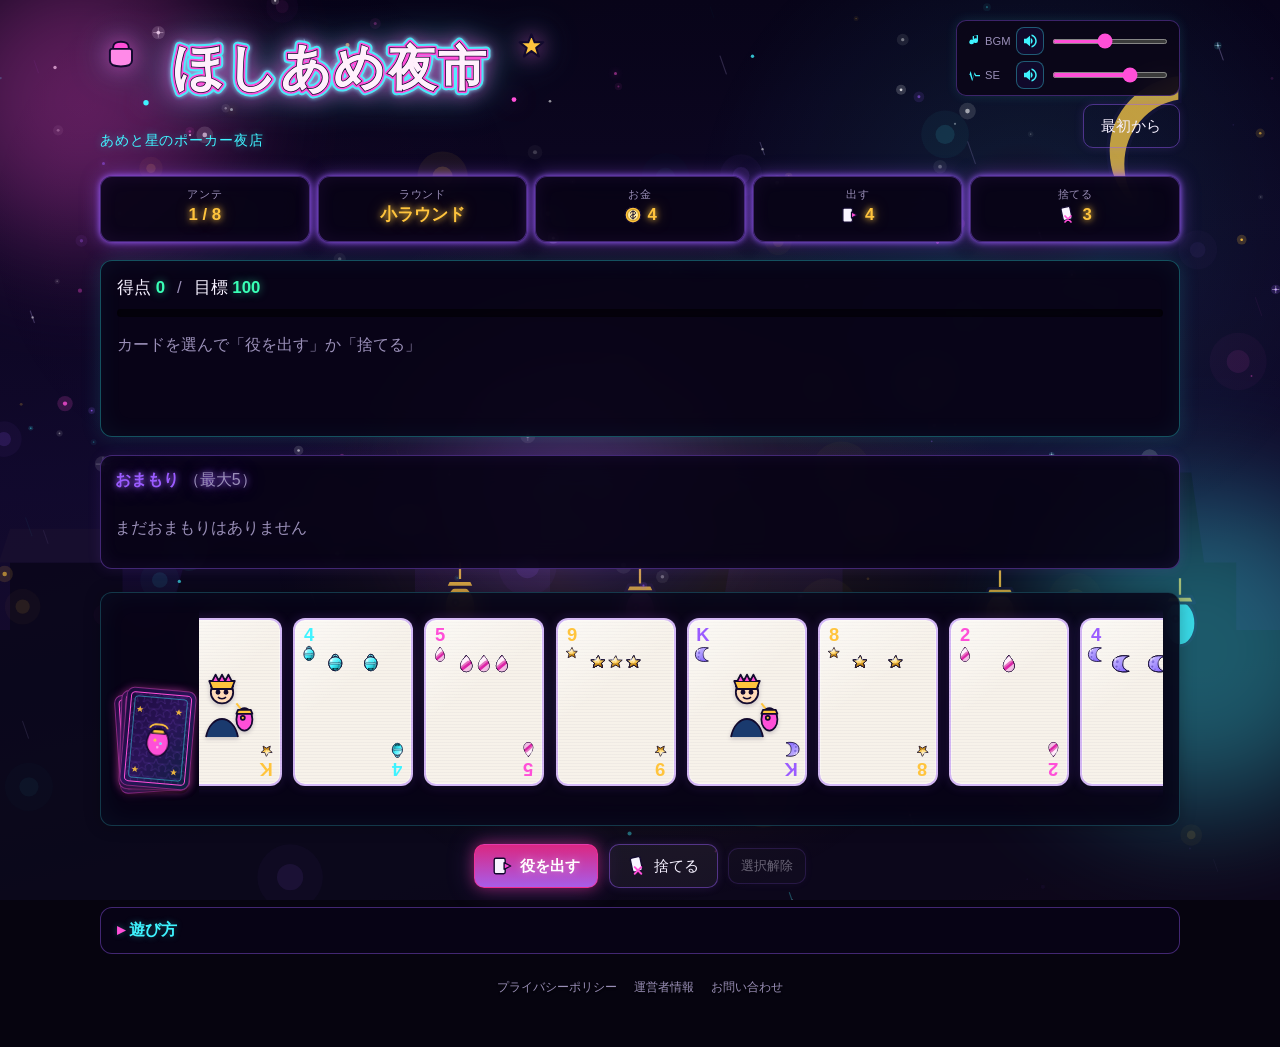
<file: index.html>
<!DOCTYPE html>
<html lang="ja">
<head>
  <meta charset="UTF-8" />
  <meta name="viewport" content="width=device-width, initial-scale=1" />
  <title>ほしあめ夜市</title>
  <link rel="icon" href="assets/logo.svg" type="image/svg+xml" />
  <link rel="stylesheet" href="style.css" />
  <script src="ads-config.js"></script>
  <script src="ads.js"></script>
</head>
<body>
  <div class="sky" aria-hidden="true">
    <img class="sky-art" src="assets/bg.svg" alt="" />
    <canvas id="bg-canvas" class="bg-canvas" aria-hidden="true"></canvas>
    <div class="sky-neon sky-neon-a"></div>
    <div class="sky-neon sky-neon-b"></div>
    <div class="sky-neon sky-neon-c"></div>
    <div class="sky-sparkles">
      <span class="sparkle s1"></span>
      <span class="sparkle s2"></span>
      <span class="sparkle s3"></span>
      <span class="sparkle s4"></span>
      <span class="sparkle s5"></span>
      <span class="sparkle s6"></span>
    </div>
    <div class="sky-lanterns">
      <span class="lantern-float l1"></span>
      <span class="lantern-float l2"></span>
      <span class="lantern-float l3"></span>
    </div>
    <div class="sky-stars">
      <span class="shooting-star ss1"></span>
      <span class="shooting-star ss2"></span>
    </div>
  </div>

  <div id="fx-layer" class="fx-layer" aria-hidden="true"></div>
  <canvas id="fx-canvas" class="fx-canvas" aria-hidden="true"></canvas>

  <header class="top">
    <div class="brand">
      <h1 class="neon-sign visually-hidden" data-text="ほしあめ夜市">ほしあめ夜市</h1>
      <img class="brand-logo" src="assets/logo.svg" alt="ほしあめ夜市" width="460" height="105" />
      <p class="tagline">あめと星のポーカー夜店</p>
    </div>
    <div class="top-actions">
      <div id="audio-controls-slot"></div>
      <button type="button" class="btn ghost neon-pulse" id="btn-restart">最初から</button>
    </div>
  </header>

  <main class="layout">
    <section class="hud" aria-label="状況">
      <div class="stat">
        <span class="label">アンテ</span>
        <span class="value"><span id="ante">1</span> / 8</span>
      </div>
      <div class="stat">
        <span class="label">ラウンド</span>
        <span class="value" id="round-type">小ラウンド</span>
      </div>
      <div class="stat">
        <span class="label">お金</span>
        <span class="value" id="money">0</span>
      </div>
      <div class="stat">
        <span class="label">出す</span>
        <span class="value" id="plays">4</span>
      </div>
      <div class="stat">
        <span class="label">捨てる</span>
        <span class="value" id="discards">3</span>
      </div>
    </section>

    <section class="scoreboard" aria-label="得点" id="scoreboard">
      <div class="score-row">
        <span>得点 <strong id="score">0</strong></span>
        <span class="sep">/</span>
        <span>目標 <strong id="target">100</strong></span>
      </div>
      <div class="bar-track" aria-hidden="true">
        <div class="bar-fill" id="score-bar"></div>
      </div>
      <div id="breakdown" class="breakdown"></div>
      <p id="preview" class="preview"></p>
      <p id="status-msg" class="status-msg" role="status"></p>
    </section>

    <section class="omamori-panel" aria-label="おまもり">
      <h2>おまもり <span class="muted">（最大5）</span></h2>
      <div id="omamori-list" class="omamori-list"></div>
    </section>

    <div class="table-area">
      <div id="deck-pile" class="deck-pile" aria-hidden="true">
        <div class="deck-card"></div>
        <div class="deck-card"></div>
        <div class="deck-card"></div>
      </div>
      <section id="hand" class="hand" aria-label="手札"></section>
    </div>

    <section id="shop" class="shop" hidden aria-label="ショップ"></section>

    <section id="actions" class="actions">
      <button type="button" class="btn primary neon-pulse" id="btn-play">
        <img class="btn-icon" src="assets/ui/play.svg" alt="" draggable="false" />
        役を出す
      </button>
      <button type="button" class="btn neon-pulse" id="btn-discard">
        <img class="btn-icon" src="assets/ui/discard.svg" alt="" draggable="false" />
        捨てる
      </button>
      <button type="button" class="btn tiny" id="btn-deselect" hidden disabled>
        選択解除
      </button>
    </section>

    <details class="howto">
      <summary>遊び方</summary>
      <div class="howto-body">
        <p>52枚の山札から手札8枚が配られます。最大5枚まで選んで<strong>役を出す</strong>か、いらないカードを<strong>捨てる</strong>ことができます。</p>
        <p>得点は <code>(役の基本チップ + 役を構成するカードのランク値) × 倍率</code> です。おまもりがあるとチップや倍率がさらに増えます。</p>
        <p>各ラウンドには目標スコアがあり、出す回数（4）と捨てる回数（3）の制限内に到達すればクリア。届かなければゲームオーバーです。</p>
        <p>1アンテは小・大・ボスの3ラウンド。アンテが上がるほど目標も上がります。アンテ8のボスまでクリアすると勝利です。</p>
        <p>クリア後はお金をもらい、夜市ショップでおまもりを買えます（所持上限5・売却可・リロール有料）。</p>
        <p>スートは
          <span class="suit-chip"><img src="assets/suit-ame.svg" alt="" />飴</span>
          <span class="suit-chip"><img src="assets/suit-hoshi.svg" alt="" />星</span>
          <span class="suit-chip"><img src="assets/suit-suzu.svg" alt="" />鈴</span>
          <span class="suit-chip"><img src="assets/suit-tsuki.svg" alt="" />月</span>
          、ランクは 2〜A です。</p>
        <h3>役一覧（基本チップ × 倍率）</h3>
        <ul>
          <li>ハイカード … 5 × 1</li>
          <li>ワンペア … 10 × 2</li>
          <li>ツーペア … 20 × 2</li>
          <li>スリーカード … 30 × 3</li>
          <li>ストレート … 30 × 4</li>
          <li>フラッシュ … 35 × 4</li>
          <li>フルハウス … 40 × 4</li>
          <li>フォーカード … 60 × 7</li>
          <li>ストレートフラッシュ … 100 × 8</li>
        </ul>
      </div>
    </details>

    <footer class="site-footer">
      <nav aria-label="サイト情報">
        <a href="privacy.html">プライバシーポリシー</a>
        <a href="operator.html">運営者情報</a>
        <a href="contact.html">お問い合わせ</a>
      </nav>
    </footer>
  </main>

  <div id="round-banner" class="round-banner" hidden aria-hidden="true">
    <div class="round-banner-inner">
      <span class="round-banner-label" id="round-banner-text">ラウンドクリア！</span>
    </div>
  </div>

  <div id="overlay" class="overlay" hidden>
    <div class="overlay-card">
      <h2 id="overlay-title">結果</h2>
      <p id="overlay-msg"></p>
      <button type="button" class="btn primary neon-pulse" id="btn-restart-overlay">もう一度遊ぶ</button>
    </div>
  </div>

  <script src="audio.js"></script>
  <script src="bg-fx.js"></script>
  <script src="game.js"></script>
</body>
</html>
</file>
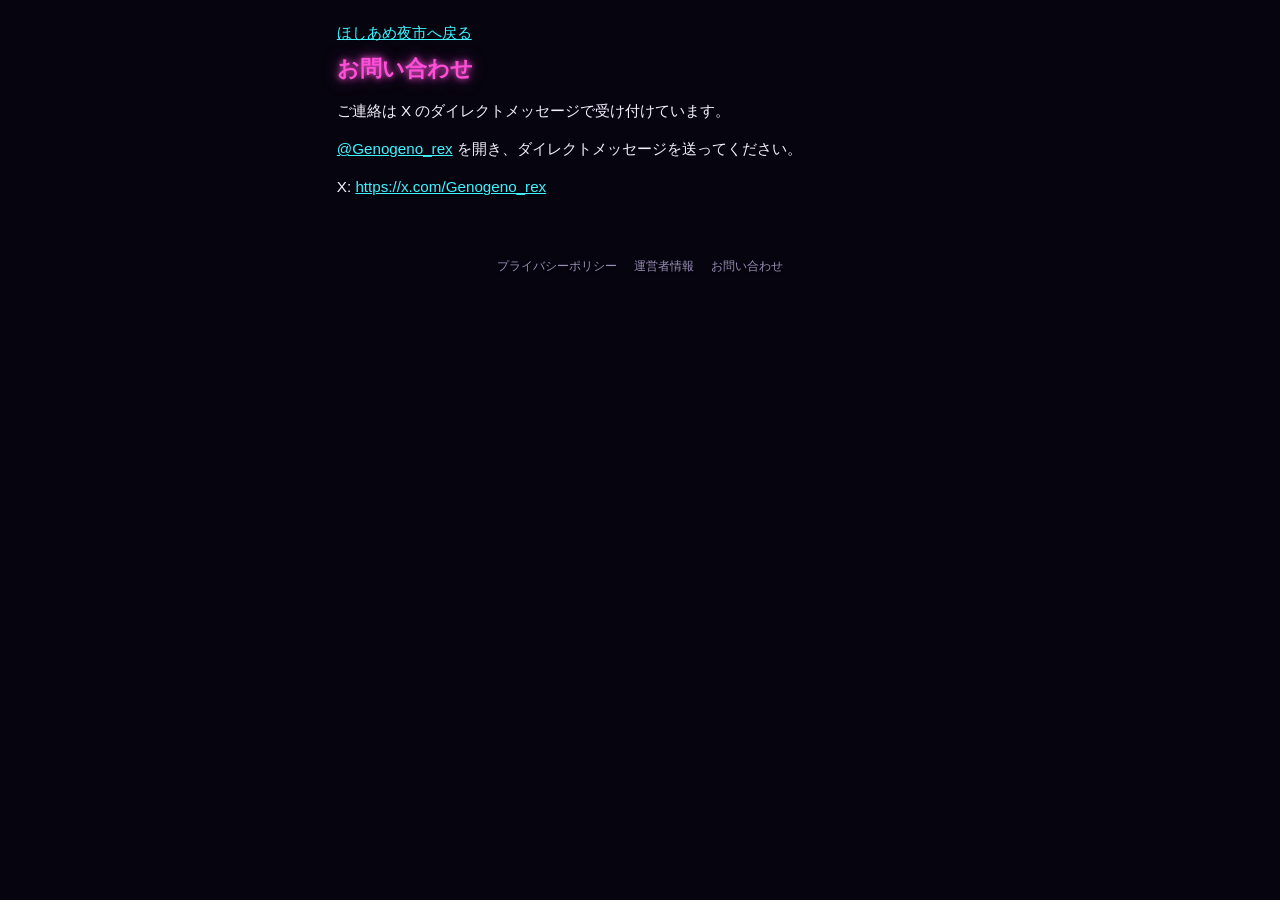
<file: contact.html>
<!DOCTYPE html>
<html lang="ja">
<head>
  <meta charset="UTF-8" />
  <meta name="viewport" content="width=device-width, initial-scale=1" />
  <title>お問い合わせ — ほしあめ夜市</title>
  <link rel="icon" href="assets/logo.svg" type="image/svg+xml" />
  <link rel="stylesheet" href="style.css" />
  <script src="ads-config.js"></script>
  <script src="ads.js"></script>
</head>
<body class="doc-page">
  <main class="doc">
    <p class="doc-back"><a href="index.html">ほしあめ夜市へ戻る</a></p>
    <h1>お問い合わせ</h1>
    <p>ご連絡は X のダイレクトメッセージで受け付けています。</p>
    <p><a href="https://x.com/Genogeno_rex" rel="noopener noreferrer" target="_blank">@Genogeno_rex</a> を開き、ダイレクトメッセージを送ってください。</p>
    <p>X: <a href="https://x.com/Genogeno_rex" rel="noopener noreferrer" target="_blank">https://x.com/Genogeno_rex</a></p>
  </main>
  <footer class="site-footer">
    <nav aria-label="サイト情報">
      <a href="privacy.html">プライバシーポリシー</a>
      <a href="operator.html">運営者情報</a>
      <a href="contact.html">お問い合わせ</a>
    </nav>
  </footer>
</body>
</html>
</file>
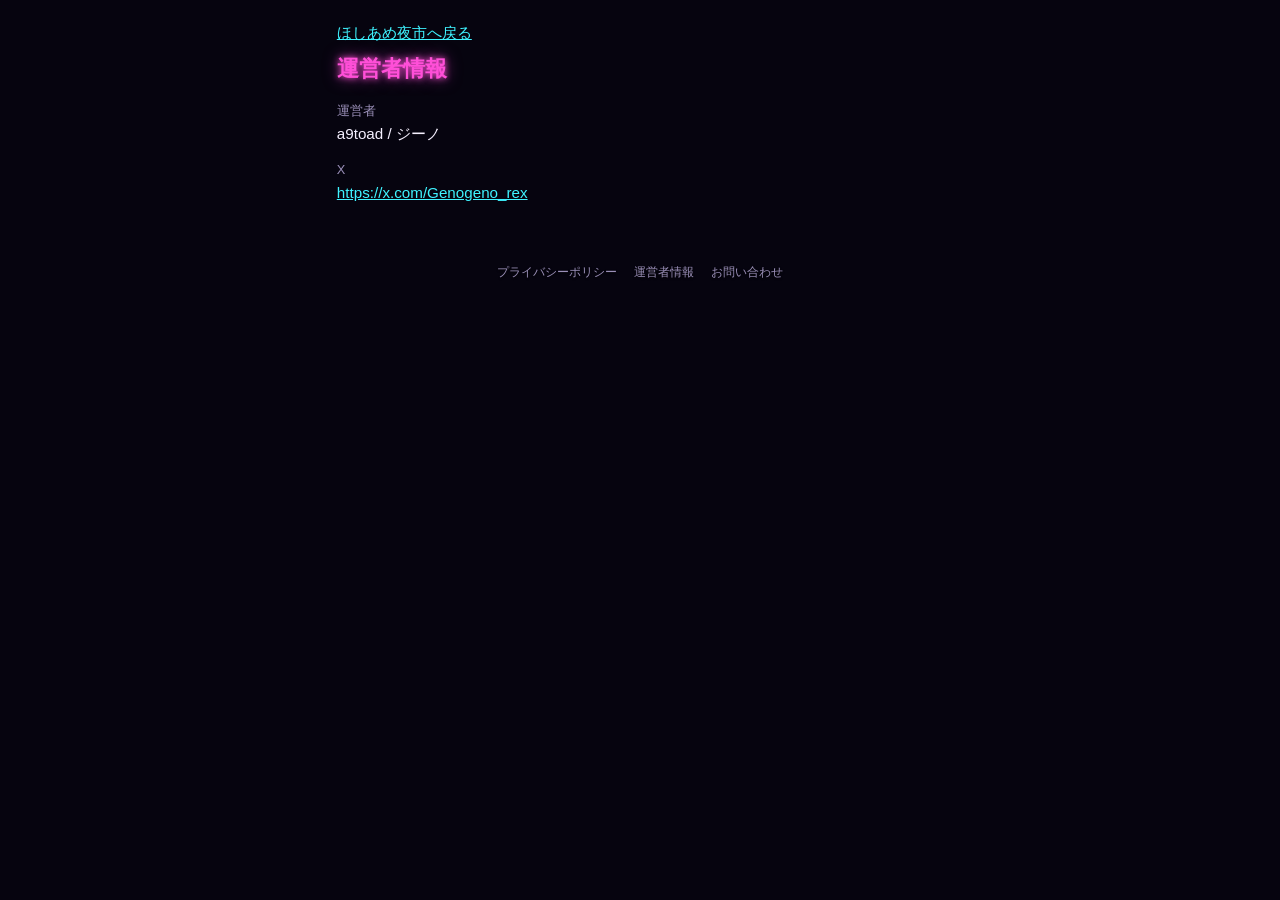
<file: operator.html>
<!DOCTYPE html>
<html lang="ja">
<head>
  <meta charset="UTF-8" />
  <meta name="viewport" content="width=device-width, initial-scale=1" />
  <title>運営者情報 — ほしあめ夜市</title>
  <link rel="icon" href="assets/logo.svg" type="image/svg+xml" />
  <link rel="stylesheet" href="style.css" />
  <script src="ads-config.js"></script>
  <script src="ads.js"></script>
</head>
<body class="doc-page">
  <main class="doc">
    <p class="doc-back"><a href="index.html">ほしあめ夜市へ戻る</a></p>
    <h1>運営者情報</h1>
    <dl>
      <dt>運営者</dt>
      <dd>a9toad / ジーノ</dd>
      <dt>X</dt>
      <dd><a href="https://x.com/Genogeno_rex" rel="noopener noreferrer" target="_blank">https://x.com/Genogeno_rex</a></dd>
    </dl>
  </main>
  <footer class="site-footer">
    <nav aria-label="サイト情報">
      <a href="privacy.html">プライバシーポリシー</a>
      <a href="operator.html">運営者情報</a>
      <a href="contact.html">お問い合わせ</a>
    </nav>
  </footer>
</body>
</html>
</file>
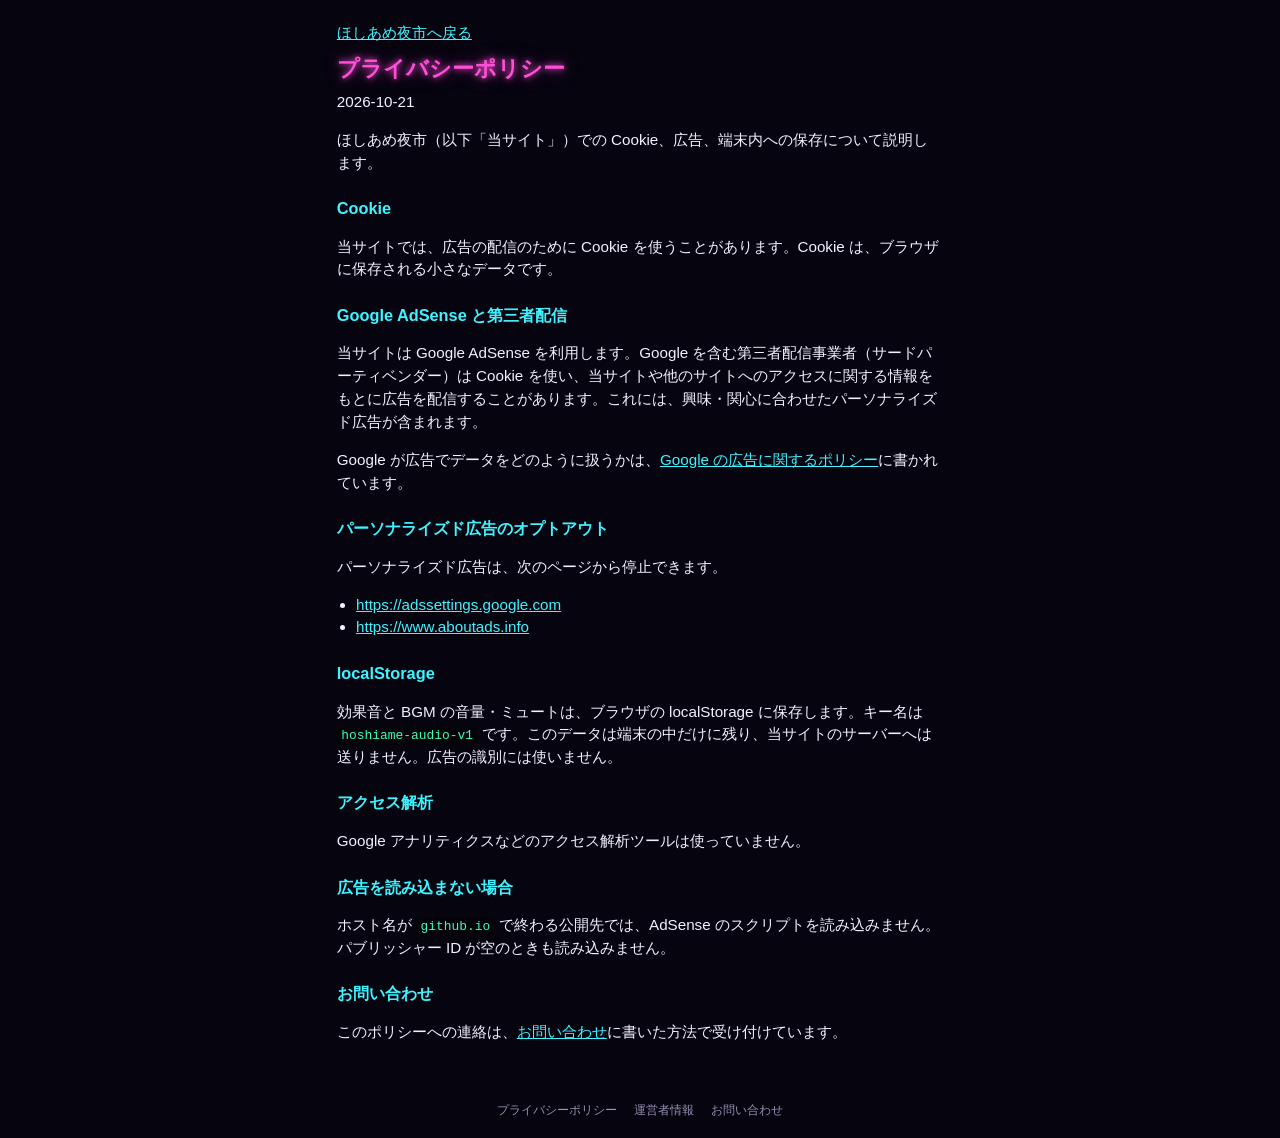
<file: privacy.html>
<!DOCTYPE html>
<html lang="ja">
<head>
  <meta charset="UTF-8" />
  <meta name="viewport" content="width=device-width, initial-scale=1" />
  <title>プライバシーポリシー — ほしあめ夜市</title>
  <link rel="icon" href="assets/logo.svg" type="image/svg+xml" />
  <link rel="stylesheet" href="style.css" />
  <script src="ads-config.js"></script>
  <script src="ads.js"></script>
</head>
<body class="doc-page">
  <main class="doc">
    <p class="doc-back"><a href="index.html">ほしあめ夜市へ戻る</a></p>
    <h1>プライバシーポリシー</h1>
    <p class="doc-meta">2026-10-21</p>
    <p>ほしあめ夜市（以下「当サイト」）での Cookie、広告、端末内への保存について説明します。</p>

    <h2>Cookie</h2>
    <p>当サイトでは、広告の配信のために Cookie を使うことがあります。Cookie は、ブラウザに保存される小さなデータです。</p>

    <h2>Google AdSense と第三者配信</h2>
    <p>当サイトは Google AdSense を利用します。Google を含む第三者配信事業者（サードパーティベンダー）は Cookie を使い、当サイトや他のサイトへのアクセスに関する情報をもとに広告を配信することがあります。これには、興味・関心に合わせたパーソナライズド広告が含まれます。</p>
    <p>Google が広告でデータをどのように扱うかは、<a href="https://policies.google.com/technologies/ads" rel="noopener noreferrer" target="_blank">Google の広告に関するポリシー</a>に書かれています。</p>

    <h2>パーソナライズド広告のオプトアウト</h2>
    <p>パーソナライズド広告は、次のページから停止できます。</p>
    <ul>
      <li><a href="https://adssettings.google.com" rel="noopener noreferrer" target="_blank">https://adssettings.google.com</a></li>
      <li><a href="https://www.aboutads.info" rel="noopener noreferrer" target="_blank">https://www.aboutads.info</a></li>
    </ul>

    <h2>localStorage</h2>
    <p>効果音と BGM の音量・ミュートは、ブラウザの localStorage に保存します。キー名は <code>hoshiame-audio-v1</code> です。このデータは端末の中だけに残り、当サイトのサーバーへは送りません。広告の識別には使いません。</p>

    <h2>アクセス解析</h2>
    <p>Google アナリティクスなどのアクセス解析ツールは使っていません。</p>

    <h2>広告を読み込まない場合</h2>
    <p>ホスト名が <code>github.io</code> で終わる公開先では、AdSense のスクリプトを読み込みません。パブリッシャー ID が空のときも読み込みません。</p>

    <h2>お問い合わせ</h2>
    <p>このポリシーへの連絡は、<a href="contact.html">お問い合わせ</a>に書いた方法で受け付けています。</p>
  </main>
  <footer class="site-footer">
    <nav aria-label="サイト情報">
      <a href="privacy.html">プライバシーポリシー</a>
      <a href="operator.html">運営者情報</a>
      <a href="contact.html">お問い合わせ</a>
    </nav>
  </footer>
</body>
</html>
</file>
<file: style.css>
:root {
  --bg-deep: #06040f;
  --bg-mid: #120a2e;
  --neon-pink: #ff4fd8;
  --neon-cyan: #3ff3ff;
  --neon-purple: #9b5cff;
  --neon-yellow: #ffc43d;
  --neon-mint: #39ffb6;
  --neon-orange: #ff8c42;
  --ink: #f5f0ff;
  --muted: #9a8fb8;
  --panel: rgba(8, 4, 22, 0.92);
  --panel-border: rgba(155, 92, 255, 0.4);
  --panel-blur: blur(14px);
  --card-bg: #1a1028;
  --card-face: #f7f2ea;
  --card-ink: #120a2e;
  --card-back-img: url("assets/card-back.svg");
  --radius: 12px;
  --glow-pink: 0 0 6px #ff4fd8, 0 0 16px rgba(255, 79, 216, 0.55);
  --glow-cyan: 0 0 6px #3ff3ff, 0 0 16px rgba(63, 243, 255, 0.55);
  --glow-purple: 0 0 6px #9b5cff, 0 0 18px rgba(155, 92, 255, 0.5);
  --glow-yellow: 0 0 6px #ffc43d, 0 0 14px rgba(255, 196, 61, 0.5);
  --font-display: "Hiragino Maru Gothic ProN", "Yu Gothic", "Hiragino Sans", Meiryo, sans-serif;
  --font-body: "Hiragino Sans", "Yu Gothic", Meiryo, sans-serif;
  --rarity-common: #3ff3ff;
  --rarity-uncommon: #ffc43d;
  --rarity-rare: #ff4fd8;
  --rarity-epic: #9b5cff;
}

.visually-hidden {
  position: absolute;
  width: 1px;
  height: 1px;
  padding: 0;
  margin: -1px;
  overflow: hidden;
  clip: rect(0, 0, 0, 0);
  white-space: nowrap;
  border: 0;
}

*,
*::before,
*::after {
  box-sizing: border-box;
}

html {
  margin: 0;
  max-width: 100%;
  overflow-x: hidden;
}

html, body {
  margin: 0;
  min-height: 100%;
}

body {
  font-family: var(--font-body);
  color: var(--ink);
  background: var(--bg-deep);
  line-height: 1.5;
  position: relative;
  max-width: 100%;
  overflow-x: hidden;
}

img,
svg,
video,
canvas {
  max-width: 100%;
}

/* ---- 夜空・ネオン雰囲気 ---- */

.sky {
  position: fixed;
  inset: 0;
  z-index: 0;
  overflow: hidden;
  pointer-events: none;
  background: linear-gradient(165deg, #04020a 0%, #120a2e 45%, #0a1628 70%, #1a0a24 100%);
}

.sky-art {
  position: absolute;
  inset: 0;
  width: 100%;
  height: 100%;
  max-width: none;
  object-fit: cover;
  object-position: center 88%;
  pointer-events: none;
  opacity: 0.82;
  z-index: 0;
}

.bg-canvas {
  position: absolute;
  inset: 0;
  width: 100%;
  height: 100%;
  pointer-events: none;
  z-index: 1;
}

.sky-neon {
  position: absolute;
  border-radius: 50%;
  filter: blur(60px);
  opacity: 0.35;
  pointer-events: none;
  z-index: 2;
  animation: sky-drift 14s ease-in-out infinite alternate, neon-breathe 7s ease-in-out infinite;
}

@keyframes neon-breathe {
  0%, 100% { opacity: 0.22; }
  50% { opacity: 0.42; }
}

.sky-neon-a {
  width: 280px;
  height: 280px;
  top: -40px;
  left: -60px;
  background: var(--neon-pink);
}

.sky-neon-b {
  width: 320px;
  height: 320px;
  bottom: 10%;
  right: -80px;
  background: var(--neon-cyan);
  animation-delay: -4s;
}

.sky-neon-c {
  width: 240px;
  height: 240px;
  top: 40%;
  left: 35%;
  background: var(--neon-purple);
  animation-delay: -8s;
  opacity: 0.22;
}

@keyframes sky-drift {
  from { transform: translate(0, 0) scale(1); }
  to { transform: translate(24px, -18px) scale(1.08); }
}

/* ---- 背景きらめき・提灯・流れ星 ---- */

.sky-sparkles,
.sky-lanterns,
.sky-stars {
  position: absolute;
  inset: 0;
  pointer-events: none;
  overflow: hidden;
  z-index: 3;
}

.sparkle {
  position: absolute;
  width: 3px;
  height: 3px;
  border-radius: 50%;
  background: #fff;
  box-shadow: 0 0 6px #ffc43d, 0 0 12px rgba(255, 196, 61, 0.6);
  opacity: 0.5;
  animation: sparkle-twinkle 2.8s ease-in-out infinite;
}

.sparkle.s1 { top: 12%; left: 18%; animation-delay: 0s; }
.sparkle.s2 { top: 22%; left: 72%; background: var(--neon-cyan); box-shadow: 0 0 6px var(--neon-cyan); animation-delay: 0.6s; }
.sparkle.s3 { top: 8%; left: 48%; background: var(--neon-pink); box-shadow: 0 0 6px var(--neon-pink); animation-delay: 1.2s; }
.sparkle.s4 { top: 35%; left: 88%; animation-delay: 1.8s; }
.sparkle.s5 { top: 18%; left: 8%; background: var(--neon-purple); box-shadow: 0 0 6px var(--neon-purple); animation-delay: 0.9s; }
.sparkle.s6 { top: 42%; left: 55%; animation-delay: 2.1s; width: 2px; height: 2px; }

@keyframes sparkle-twinkle {
  0%, 100% { opacity: 0.25; transform: scale(0.8); }
  50% { opacity: 1; transform: scale(1.35); }
}

.lantern-float {
  position: absolute;
  bottom: 18%;
  width: 14px;
  height: 22px;
  border-radius: 50% 50% 45% 45%;
  opacity: 0.55;
  transform-origin: center top;
  animation: lantern-sway 3.6s ease-in-out infinite;
  box-shadow: 0 0 12px currentColor;
}

.lantern-float::after {
  content: "";
  position: absolute;
  inset: -10px;
  border-radius: 50%;
  background: radial-gradient(circle, currentColor 0%, transparent 70%);
  opacity: 0.45;
  animation: lantern-flicker 0.9s ease-in-out infinite;
  pointer-events: none;
}

@keyframes lantern-flicker {
  0%, 100% { opacity: 0.3; transform: scale(0.92); }
  40% { opacity: 0.55; transform: scale(1.05); }
  70% { opacity: 0.38; transform: scale(0.98); }
}

.lantern-float::before {
  content: "";
  position: absolute;
  top: -10px;
  left: 50%;
  width: 1px;
  height: 10px;
  background: var(--neon-yellow);
  transform: translateX(-50%);
}

.lantern-float.l1 { left: 12%; color: var(--neon-pink); background: var(--neon-pink); animation-delay: 0s; }
.lantern-float.l2 { left: 48%; color: var(--neon-cyan); background: var(--neon-cyan); animation-delay: -1.2s; animation-duration: 4.2s; }
.lantern-float.l3 { left: 78%; color: var(--neon-yellow); background: var(--neon-yellow); animation-delay: -2.4s; animation-duration: 3.2s; }

@keyframes lantern-sway {
  0%, 100% { transform: rotate(-4deg) translateY(0); }
  50% { transform: rotate(4deg) translateY(-6px); }
}

.shooting-star {
  position: absolute;
  width: 72px;
  height: 2px;
  border-radius: 2px;
  background: linear-gradient(90deg, rgba(255, 255, 255, 0), #fff 40%, var(--neon-cyan));
  opacity: 0;
  transform: rotate(-28deg);
  animation: shoot-star 7s linear infinite;
}

.shooting-star.ss1 { top: 10%; left: -10%; animation-delay: 1.5s; }
.shooting-star.ss2 { top: 28%; left: -10%; animation-delay: 4.8s; width: 56px; }

@keyframes shoot-star {
  0% { opacity: 0; transform: translate(0, 0) rotate(-28deg); }
  5% { opacity: 0.9; }
  18% { opacity: 0; transform: translate(70vw, 28vh) rotate(-28deg); }
  100% { opacity: 0; transform: translate(70vw, 28vh) rotate(-28deg); }
}

/* ---- 音量UI ---- */

.top-actions {
  display: flex;
  flex-direction: column;
  align-items: flex-end;
  gap: 0.5rem;
  flex-shrink: 0;
  max-width: 100%;
}

.audio-shell {
  position: relative;
  max-width: 100%;
}

.audio-toggle {
  display: none;
  align-items: center;
  justify-content: center;
  width: 2.5rem;
  height: 2.5rem;
  padding: 0;
  border-radius: 10px;
  border: 1px solid rgba(63, 243, 255, 0.4);
  background: rgba(10, 6, 24, 0.88);
  color: var(--neon-cyan);
  cursor: pointer;
  box-shadow: 0 0 10px rgba(63, 243, 255, 0.15);
  backdrop-filter: var(--panel-blur);
  -webkit-backdrop-filter: var(--panel-blur);
}

.audio-toggle:hover,
.audio-toggle:focus-visible {
  box-shadow: var(--glow-cyan);
  outline: none;
}

.audio-controls {
  display: flex;
  flex-direction: column;
  gap: 0.35rem;
  padding: 0.4rem 0.55rem;
  border-radius: 10px;
  background: rgba(10, 6, 24, 0.9);
  border: 1px solid rgba(155, 92, 255, 0.35);
  box-shadow: 0 0 12px rgba(63, 243, 255, 0.12);
  min-width: 9.5rem;
  max-width: min(14rem, calc(100vw - 1.5rem));
  backdrop-filter: var(--panel-blur);
  -webkit-backdrop-filter: var(--panel-blur);
}

.audio-row {
  display: flex;
  align-items: center;
  gap: 0.35rem;
}

.audio-label {
  display: inline-flex;
  align-items: center;
  gap: 0.2rem;
  font-size: 0.7rem;
  color: var(--muted);
  min-width: 2.8rem;
}

.audio-label svg {
  flex-shrink: 0;
  color: var(--neon-cyan);
}

.audio-mute {
  display: inline-flex;
  align-items: center;
  justify-content: center;
  width: 1.75rem;
  height: 1.75rem;
  padding: 0;
  border-radius: 8px;
  border: 1px solid rgba(63, 243, 255, 0.35);
  background: rgba(18, 10, 46, 0.9);
  color: var(--neon-cyan);
  cursor: pointer;
}

.audio-mute[aria-pressed="true"] {
  color: var(--neon-pink);
  border-color: rgba(255, 79, 216, 0.45);
}

.audio-mute:hover {
  box-shadow: var(--glow-cyan);
}

.audio-slider {
  flex: 1;
  min-width: 0;
  height: 0.35rem;
  accent-color: var(--neon-pink);
  cursor: pointer;
}

/* 画面シェイク・役フラッシュ・トレイル */

body.screen-shake {
  animation: screen-shake 0.45s ease-out;
}

@keyframes screen-shake {
  0%, 100% { transform: translate(0, 0); }
  20% { transform: translate(-4px, 2px); }
  40% { transform: translate(4px, -3px); }
  60% { transform: translate(-3px, -2px); }
  80% { transform: translate(2px, 3px); }
}

.fx-flash.hand-pair { background: radial-gradient(circle, rgba(255, 196, 61, 0.35), transparent 70%); }
.fx-flash.hand-two_pair { background: radial-gradient(circle, rgba(255, 140, 66, 0.35), transparent 70%); }
.fx-flash.hand-three { background: radial-gradient(circle, rgba(63, 243, 255, 0.4), transparent 70%); }
.fx-flash.hand-straight { background: radial-gradient(circle, rgba(57, 255, 182, 0.38), transparent 70%); }
.fx-flash.hand-flush { background: radial-gradient(circle, rgba(255, 79, 216, 0.4), transparent 70%); }
.fx-flash.hand-full_house { background: radial-gradient(circle, rgba(155, 92, 255, 0.42), transparent 70%); }
.fx-flash.hand-four { background: radial-gradient(circle, rgba(255, 196, 61, 0.5), transparent 65%); }
.fx-flash.hand-straight_flush { background: radial-gradient(circle, rgba(255, 79, 216, 0.45), rgba(63, 243, 255, 0.35), transparent 70%); }
.fx-flash.hand-high_card { background: radial-gradient(circle, rgba(245, 240, 255, 0.22), transparent 70%); }

.fly-trail {
  position: fixed;
  width: 10px;
  height: 10px;
  border-radius: 50%;
  pointer-events: none;
  z-index: 40;
  opacity: 0.7;
  transform: translate(-50%, -50%);
  animation: trail-fade 0.35s ease-out forwards;
  box-shadow: 0 0 8px currentColor;
}

@keyframes trail-fade {
  from { opacity: 0.75; transform: translate(-50%, -50%) scale(1); }
  to { opacity: 0; transform: translate(-50%, -50%) scale(0.3); }
}

#score.score-bounce {
  display: inline-block;
  animation: score-bounce 0.45s cubic-bezier(0.2, 1.4, 0.4, 1);
}

@keyframes score-bounce {
  0% { transform: scale(1); }
  35% { transform: scale(1.28); }
  60% { transform: scale(0.92); }
  100% { transform: scale(1); }
}

.omamori-chip.omamori-bounce {
  animation: omamori-bounce 0.55s cubic-bezier(0.2, 1.5, 0.4, 1);
}

@keyframes omamori-bounce {
  0% { transform: translateY(0) scale(1); }
  40% { transform: translateY(-10px) scale(1.08); }
  70% { transform: translateY(2px) scale(0.96); }
  100% { transform: translateY(0) scale(1); }
}

.layout.phase-enter {
  animation: phase-enter 0.4s ease-out;
}

.layout.phase-exit {
  animation: phase-exit 0.28s ease-in forwards;
}

@keyframes phase-enter {
  from { opacity: 0.4; transform: translateY(12px) scale(0.98); }
  to { opacity: 1; transform: translateY(0) scale(1); }
}

@keyframes phase-exit {
  from { opacity: 1; transform: translateY(0) scale(1); }
  to { opacity: 0.35; transform: translateY(-8px) scale(0.98); }
}

.overlay.overlay-enter {
  animation: overlay-fade 0.35s ease-out;
}

.overlay.overlay-enter .overlay-card {
  animation: overlay-card-in 0.45s cubic-bezier(0.2, 1.2, 0.4, 1);
}

/* ---- FX レイヤー ---- */

.fx-layer {
  position: fixed;
  inset: 0;
  z-index: 40;
  pointer-events: none;
  overflow: hidden;
}

.fx-canvas {
  position: fixed;
  inset: 0;
  z-index: 39;
  width: 100%;
  height: 100%;
  pointer-events: none;
}

.top,
.layout,
.overlay,
.round-banner {
  position: relative;
  z-index: 1;
}

.fx-flash {
  position: absolute;
  inset: 0;
  background: radial-gradient(circle at center, rgba(255, 229, 102, 0.45), rgba(255, 45, 149, 0.2) 40%, transparent 70%);
  opacity: 0;
  animation: flash-burst 0.55s ease-out forwards;
}

@keyframes flash-burst {
  0% { opacity: 0; }
  20% { opacity: 1; }
  100% { opacity: 0; }
}

.fx-particle {
  position: absolute;
  width: 6px;
  height: 6px;
  border-radius: 50%;
  pointer-events: none;
  animation: particle-burst 0.7s ease-out forwards;
  box-shadow: 0 0 8px currentColor;
}

@keyframes particle-burst {
  0% {
    opacity: 1;
    transform: translate(0, 0) scale(1);
  }
  100% {
    opacity: 0;
    transform: translate(var(--dx), var(--dy)) scale(0.2);
  }
}

.fly-ghost {
  position: fixed;
  z-index: 45;
  pointer-events: none;
  margin: 0;
  transition: transform 0.45s cubic-bezier(0.2, 0.8, 0.2, 1),
              left 0.45s cubic-bezier(0.2, 0.8, 0.2, 1),
              top 0.45s cubic-bezier(0.2, 0.8, 0.2, 1),
              opacity 0.45s ease,
              box-shadow 0.45s ease;
  box-shadow: var(--glow-cyan), 0 8px 20px rgba(0, 0, 0, 0.4);
}

.fly-ghost.fly-to-score {
  opacity: 0.15;
  transform: scale(0.35) rotate(12deg);
}

.fly-ghost.discard-out {
  opacity: 0;
  transform: translateY(40px) scale(0.6) rotate(-8deg);
}

/* ---- ヘッダー・ネオン看板 ---- */

.top {
  display: flex;
  align-items: flex-start;
  justify-content: space-between;
  gap: 0.75rem;
  padding: 1.25rem 1.25rem 0.5rem;
  max-width: 1120px;
  width: 100%;
  margin: 0 auto;
  box-sizing: border-box;
}

.brand {
  position: relative;
  min-width: 0;
  flex: 1 1 auto;
}

.brand-logo {
  display: block;
  width: min(460px, 82vw);
  height: auto;
  filter: drop-shadow(0 0 10px rgba(255, 79, 216, 0.55))
          drop-shadow(0 0 18px rgba(63, 243, 255, 0.35));
  animation: neon-flicker 4.5s linear infinite;
}

.brand h1.neon-sign {
  font-family: var(--font-display);
  font-size: clamp(1.75rem, 5vw, 2.5rem);
  font-weight: 700;
  margin: 0;
  letter-spacing: 0.08em;
  color: var(--neon-pink);
}

@keyframes neon-flicker {
  0%, 19%, 21%, 23%, 25%, 54%, 56%, 100% {
    opacity: 1;
    filter: drop-shadow(0 0 10px rgba(255, 79, 216, 0.55))
            drop-shadow(0 0 18px rgba(63, 243, 255, 0.35));
  }
  20%, 24%, 55% {
    opacity: 0.78;
    filter: drop-shadow(0 0 4px rgba(255, 79, 216, 0.35));
  }
}

.tagline {
  margin: 0.35rem 0 0;
  color: var(--neon-cyan);
  font-size: 0.9rem;
  text-shadow: 0 0 8px rgba(45, 226, 230, 0.45);
  letter-spacing: 0.06em;
}

.layout {
  max-width: 1120px;
  width: 100%;
  margin: 0 auto;
  padding: 0.75rem 1.25rem 2.5rem;
  display: flex;
  flex-direction: column;
  gap: 1rem;
  box-sizing: border-box;
}

/* ---- HUD ---- */

.hud {
  display: grid;
  grid-template-columns: repeat(5, 1fr);
  gap: 0.5rem;
}

.stat {
  background: var(--panel);
  border: 1px solid var(--panel-border);
  border-radius: var(--radius);
  padding: 0.55rem 0.65rem;
  text-align: center;
  box-shadow: inset 0 0 18px rgba(185, 103, 255, 0.08), var(--glow-purple);
  backdrop-filter: var(--panel-blur);
  -webkit-backdrop-filter: var(--panel-blur);
}

.stat .label {
  display: block;
  font-size: 0.7rem;
  color: var(--muted);
  letter-spacing: 0.06em;
}

.hud-icon,
.inline-icon,
.btn-icon {
  width: 1.15em;
  height: 1.15em;
  vertical-align: -0.2em;
  display: inline-block;
  object-fit: contain;
}

.btn-icon {
  width: 1.35rem;
  height: 1.35rem;
  margin-right: 0.35rem;
}

.stat .value {
  display: inline-flex;
  align-items: center;
  justify-content: center;
  gap: 0.3rem;
  font-size: 1.05rem;
  font-weight: 700;
  color: var(--neon-yellow);
  text-shadow: var(--glow-yellow);
}

/* ---- スコアボード ---- */

.scoreboard {
  background: var(--panel);
  border: 1px solid rgba(45, 226, 230, 0.35);
  border-radius: var(--radius);
  padding: 0.9rem 1rem;
  box-shadow: inset 0 0 24px rgba(45, 226, 230, 0.06), 0 0 20px rgba(45, 226, 230, 0.15);
  position: relative;
  overflow: hidden;
  backdrop-filter: var(--panel-blur);
  -webkit-backdrop-filter: var(--panel-blur);
}

.scoreboard.score-hit {
  animation: scoreboard-pulse 0.45s ease-out;
}

@keyframes scoreboard-pulse {
  0% { box-shadow: inset 0 0 24px rgba(255, 229, 102, 0.2), 0 0 28px rgba(255, 45, 149, 0.45); }
  100% { box-shadow: inset 0 0 24px rgba(45, 226, 230, 0.06), 0 0 20px rgba(45, 226, 230, 0.15); }
}

.score-row {
  display: flex;
  flex-wrap: wrap;
  gap: 0.4rem 0.75rem;
  align-items: baseline;
  font-size: 1.05rem;
}

.score-row strong {
  color: var(--neon-mint);
  text-shadow: 0 0 8px rgba(57, 255, 182, 0.55);
}

.score-row .sep {
  color: var(--muted);
}

#score.counting {
  display: inline-block;
  animation: score-tick 0.12s ease-out;
}

@keyframes score-tick {
  0% { transform: scale(1.25); color: var(--neon-yellow); }
  100% { transform: scale(1); }
}

.bar-track {
  margin-top: 0.55rem;
  height: 8px;
  border-radius: 999px;
  background: rgba(0, 0, 0, 0.45);
  overflow: hidden;
  box-shadow: inset 0 0 6px rgba(0, 0, 0, 0.5);
}

.bar-fill {
  position: relative;
  height: 100%;
  width: 0%;
  background: linear-gradient(90deg, var(--neon-cyan), var(--neon-pink), var(--neon-yellow));
  background-size: 200% 100%;
  box-shadow: 0 0 10px rgba(45, 226, 230, 0.6);
  transition: width 0.35s ease;
  animation: bar-shimmer 2.8s linear infinite;
  overflow: hidden;
}

.bar-fill::after {
  content: "";
  position: absolute;
  top: -2px;
  bottom: -2px;
  width: 28%;
  left: -30%;
  background: linear-gradient(90deg, transparent, rgba(255, 255, 255, 0.55), transparent);
  opacity: 0.7;
  animation: bar-sparkle 2.4s ease-in-out infinite;
  pointer-events: none;
}

@keyframes bar-shimmer {
  0% { background-position: 0% 50%; }
  100% { background-position: 200% 50%; }
}

@keyframes bar-sparkle {
  0% { transform: translateX(0); opacity: 0; }
  20% { opacity: 0.75; }
  55% { opacity: 0.35; }
  100% { transform: translateX(380%); opacity: 0; }
}

.breakdown {
  margin-top: 0.75rem;
  min-height: 2.5rem;
}

.breakdown-main {
  display: flex;
  flex-wrap: wrap;
  gap: 0.5rem 1rem;
  align-items: baseline;
}

.hand-name {
  color: var(--neon-mint);
  font-weight: 700;
  text-shadow: 0 0 8px rgba(57, 255, 182, 0.5);
}

.eq {
  font-variant-numeric: tabular-nums;
}

.eq.pop {
  display: inline-block;
  animation: eq-pop 0.55s cubic-bezier(0.2, 1.4, 0.4, 1);
}

.eq.shake {
  display: inline-block;
  animation: eq-shake 0.5s ease-in-out;
}

@keyframes eq-pop {
  0% { transform: scale(0.6); opacity: 0.4; }
  55% { transform: scale(1.28); }
  100% { transform: scale(1); opacity: 1; }
}

@keyframes eq-shake {
  0%, 100% { transform: translateX(0) scale(1.1); }
  20% { transform: translateX(-5px) rotate(-2deg) scale(1.15); }
  40% { transform: translateX(5px) rotate(2deg) scale(1.15); }
  60% { transform: translateX(-3px) scale(1.12); }
  80% { transform: translateX(3px) scale(1.1); }
}

.chips-part,
.mult-part {
  color: var(--neon-yellow);
  text-shadow: var(--glow-yellow);
  font-weight: 700;
}

.preview {
  margin: 0.35rem 0 0;
  color: var(--neon-cyan);
  font-size: 0.9rem;
  min-height: 1.3em;
  text-shadow: 0 0 6px rgba(45, 226, 230, 0.35);
}

.status-msg {
  margin: 0.25rem 0 0;
  color: var(--ink);
  font-size: 0.92rem;
  min-height: 1.35em;
}

.status-msg.pulse-in {
  animation: status-in 0.35s ease-out;
}

@keyframes status-in {
  from { opacity: 0; transform: translateY(4px); }
  to { opacity: 1; transform: translateY(0); }
}

.muted {
  color: var(--muted);
  font-weight: 400;
}

/* ---- おまもり ---- */

.omamori-panel {
  background: var(--panel);
  border: 1px solid var(--panel-border);
  border-radius: var(--radius);
  padding: 0.75rem 0.9rem;
  box-shadow: inset 0 0 18px rgba(155, 92, 255, 0.08), 0 0 14px rgba(155, 92, 255, 0.12);
  backdrop-filter: var(--panel-blur);
  -webkit-backdrop-filter: var(--panel-blur);
}

.omamori-panel h2 {
  margin: 0 0 0.5rem;
  font-size: 1rem;
  font-family: var(--font-display);
  color: var(--neon-purple);
  text-shadow: var(--glow-purple);
}

.omamori-list {
  display: flex;
  flex-wrap: wrap;
  gap: 0.5rem;
}

.omamori-chip {
  background: rgba(155, 92, 255, 0.1);
  border: 1px solid rgba(155, 92, 255, 0.45);
  border-radius: 10px;
  padding: 0.45rem 0.55rem;
  display: flex;
  flex-direction: row;
  align-items: flex-start;
  gap: 0.55rem;
  max-width: 260px;
  font-size: 0.82rem;
  box-shadow: 0 0 10px rgba(155, 92, 255, 0.15);
  transition: box-shadow 0.2s ease, transform 0.2s ease, border-color 0.2s ease;
}

.omamori-art {
  width: 2.6rem;
  height: 3.4rem;
  flex-shrink: 0;
  object-fit: contain;
  filter: drop-shadow(0 0 6px rgba(255, 196, 61, 0.25));
}

.omamori-meta {
  display: flex;
  flex-direction: column;
  gap: 0.15rem;
  min-width: 0;
}

.omamori-chip.rarity-common { border-color: var(--rarity-common); box-shadow: 0 0 12px rgba(63, 243, 255, 0.25); }
.omamori-chip.rarity-uncommon { border-color: var(--rarity-uncommon); box-shadow: 0 0 12px rgba(255, 196, 61, 0.25); }
.omamori-chip.rarity-rare { border-color: var(--rarity-rare); box-shadow: 0 0 12px rgba(255, 79, 216, 0.3); }
.omamori-chip.rarity-epic { border-color: var(--rarity-epic); box-shadow: 0 0 14px rgba(155, 92, 255, 0.4); }

.omamori-chip strong {
  color: var(--neon-yellow);
  text-shadow: 0 0 6px rgba(255, 196, 61, 0.4);
}

.omamori-chip.omamori-glow {
  border-color: var(--neon-mint);
  box-shadow:
    0 0 8px var(--neon-mint),
    0 0 22px rgba(57, 255, 182, 0.55),
    0 0 36px rgba(255, 45, 149, 0.25);
  transform: scale(1.04);
  animation: omamori-spark 0.7s ease-out;
}

@keyframes omamori-spark {
  0% { filter: brightness(1.6); }
  100% { filter: brightness(1); }
}

/* ---- 卓・山札・手札 ---- */

.table-area {
  position: relative;
  display: flex;
  align-items: flex-end;
  justify-content: center;
  gap: 0.75rem;
  min-height: 7.5rem;
  padding: 0.75rem 0.65rem 1rem;
  background: var(--panel);
  border: 1px solid rgba(63, 243, 255, 0.22);
  border-radius: var(--radius);
  box-shadow: inset 0 0 28px rgba(63, 243, 255, 0.05), 0 0 16px rgba(0, 0, 0, 0.25);
  backdrop-filter: var(--panel-blur);
  -webkit-backdrop-filter: var(--panel-blur);
  max-width: 100%;
  box-sizing: border-box;
}

.deck-pile {
  position: relative;
  width: 3.2rem;
  height: 4.6rem;
  flex-shrink: 0;
  margin-bottom: 0.4rem;
}

.deck-card {
  position: absolute;
  inset: 0;
  border-radius: 8px;
  background: var(--card-back-img) center / cover no-repeat #1a0a3a;
  border: 1px solid rgba(255, 79, 216, 0.45);
  box-shadow: 0 0 10px rgba(255, 79, 216, 0.25), 0 3px 0 rgba(0, 0, 0, 0.35);
}

.deck-card:nth-child(1) { transform: translate(0, 0) rotate(-4deg); }
.deck-card:nth-child(2) { transform: translate(3px, -2px) rotate(2deg); }
.deck-card:nth-child(3) { transform: translate(6px, -4px) rotate(5deg); }

.hand {
  display: flex;
  flex-wrap: wrap;
  justify-content: center;
  gap: 0.45rem;
  min-height: 7.5rem;
  padding: 0.25rem 0;
  flex: 1;
  min-width: 0;
  max-width: 100%;
  perspective: 800px;
}

.card {
  appearance: none;
  border: 2px solid rgba(155, 92, 255, 0.4);
  background:
    linear-gradient(145deg, rgba(255, 255, 255, 0.55), transparent 42%),
    repeating-linear-gradient(0deg, transparent, transparent 2px, rgba(18, 10, 46, 0.03) 2px, rgba(18, 10, 46, 0.03) 3px),
    var(--card-face);
  color: var(--card-ink);
  width: 4.35rem;
  height: 6.15rem;
  border-radius: 10px;
  display: grid;
  grid-template-rows: auto 1fr auto;
  padding: 0.28rem 0.22rem;
  cursor: pointer;
  box-shadow:
    inset 0 0 0 1px rgba(255, 255, 255, 0.35),
    0 4px 0 rgba(0, 0, 0, 0.25),
    0 0 12px rgba(155, 92, 255, 0.2);
  transition: transform 0.18s ease, border-color 0.18s ease, box-shadow 0.18s ease;
  font-family: inherit;
  -webkit-tap-highlight-color: transparent;
  touch-action: manipulation;
  transform-style: preserve-3d;
  will-change: transform;
  position: relative;
  overflow: hidden;
}

/* 手札シマー（擬似要素の opacity/transform のみ・安価） */
.card::before {
  content: "";
  position: absolute;
  inset: -20% -40%;
  background: linear-gradient(
    115deg,
    transparent 35%,
    rgba(255, 255, 255, 0.28) 48%,
    rgba(63, 243, 255, 0.12) 52%,
    transparent 65%
  );
  transform: translateX(-60%) rotate(8deg);
  opacity: 0;
  pointer-events: none;
  z-index: 4;
  animation: card-sheen 5.5s ease-in-out infinite;
}

.hand .card:nth-child(1)::before { animation-delay: 0s; }
.hand .card:nth-child(2)::before { animation-delay: 0.35s; }
.hand .card:nth-child(3)::before { animation-delay: 0.7s; }
.hand .card:nth-child(4)::before { animation-delay: 1.05s; }
.hand .card:nth-child(5)::before { animation-delay: 1.4s; }
.hand .card:nth-child(6)::before { animation-delay: 1.75s; }
.hand .card:nth-child(7)::before { animation-delay: 2.1s; }
.hand .card:nth-child(8)::before { animation-delay: 2.45s; }

@keyframes card-sheen {
  0%, 70% { opacity: 0; transform: translateX(-60%) rotate(8deg); }
  78% { opacity: 0.55; }
  88% { opacity: 0.35; transform: translateX(60%) rotate(8deg); }
  100% { opacity: 0; transform: translateX(70%) rotate(8deg); }
}

/* ホバー／選択グロー（box-shadow アニメではなく擬似要素の opacity） */
.card::after {
  content: "";
  position: absolute;
  inset: -2px;
  border-radius: inherit;
  pointer-events: none;
  z-index: 0;
  opacity: 0;
  transition: opacity 0.2s ease;
  background: radial-gradient(circle at 50% 30%, rgba(63, 243, 255, 0.22), transparent 65%);
  box-shadow: inset 0 0 0 1px rgba(63, 243, 255, 0.25);
}

.card.selectable:focus-visible {
  transform: translateY(-8px) scale(1.04);
  outline: none;
  border-color: var(--neon-cyan);
  box-shadow: 0 8px 0 rgba(45, 226, 230, 0.25), var(--glow-cyan);
}

.card.selectable:focus-visible::after {
  opacity: 1;
}

/* タッチ端末では :hover が残り、隣のカードのタップを奪う */
@media (hover: hover) and (pointer: fine) {
  .card.selectable:hover {
    transform: translateY(-8px) scale(1.04);
    outline: none;
    border-color: var(--neon-cyan);
    box-shadow: 0 8px 0 rgba(45, 226, 230, 0.25), var(--glow-cyan);
  }

  .card.selectable:hover::after {
    opacity: 1;
  }

  .card.selected:hover {
    transform: translateY(-16px) scale(1.07);
  }
}

.card.selected {
  transform: translateY(-14px) scale(1.06);
  border-color: var(--neon-pink);
  box-shadow: 0 10px 0 rgba(255, 45, 149, 0.3), var(--glow-pink);
}

.card.selected::after {
  opacity: 1;
  background: radial-gradient(circle at 50% 30%, rgba(255, 79, 216, 0.28), transparent 65%);
  box-shadow: inset 0 0 0 1px rgba(255, 79, 216, 0.35);
  animation: card-select-glow 2.4s ease-in-out infinite;
}

@keyframes card-select-glow {
  0%, 100% { opacity: 0.55; }
  50% { opacity: 1; }
}

.card.selected:focus-visible {
  transform: translateY(-16px) scale(1.07);
}

.card.dealing {
  animation: deal-in 0.5s cubic-bezier(0.2, 0.8, 0.2, 1) both;
}

.card.flipping {
  animation: deal-in 0.5s cubic-bezier(0.2, 0.8, 0.2, 1) both,
             card-flip 0.55s ease-out both;
}

@keyframes deal-in {
  0% {
    opacity: 0;
    transform: translate(var(--deal-x, -80px), var(--deal-y, -40px)) scale(0.55) rotate(-18deg);
  }
  100% {
    opacity: 1;
    transform: translate(0, 0) scale(1) rotate(0);
  }
}

@keyframes card-flip {
  0% { transform: rotateY(90deg) scale(0.85); }
  55% { transform: rotateY(-12deg) scale(1.04); }
  100% { transform: rotateY(0) scale(1); }
}

.card.playing-out {
  opacity: 0;
  transform: translateY(-20px) scale(0.8);
  pointer-events: none;
  transition: opacity 0.2s ease, transform 0.2s ease;
}

.card-corner {
  display: flex;
  flex-direction: column;
  align-items: center;
  line-height: 1;
  z-index: 2;
  width: fit-content;
}

.card-corner--br {
  justify-self: end;
  transform: rotate(180deg);
}

.card-rank {
  font-size: 0.82rem;
  font-weight: 800;
  color: var(--suit, var(--card-ink));
  line-height: 1;
}

.card-suit-mini {
  width: 0.82rem;
  height: 0.82rem;
  display: block;
  margin-top: 1px;
  object-fit: contain;
  filter: drop-shadow(0 0.5px 0.5px rgba(18, 10, 46, 0.28));
  transform-origin: center center;
}

.card-center {
  position: relative;
  min-height: 0;
  display: flex;
  align-items: center;
  justify-content: center;
}

.card-pips {
  position: absolute;
  /* カード全体に広げてピップの重なりを防ぐ */
  inset: -20% 12% -22%;
}

.card-pips .pip {
  position: absolute;
  width: 0.95rem;
  height: 0.95rem;
  transform: translate(-50%, -50%);
  object-fit: contain;
  filter: drop-shadow(0 0.5px 0.5px rgba(18, 10, 46, 0.22));
  transform-origin: center center;
}

.card-ace img {
  width: 2.55rem;
  height: 2.55rem;
  object-fit: contain;
  filter: drop-shadow(0 0 5px rgba(155, 92, 255, 0.28));
  transform-origin: center center;
  animation: ace-suit-shimmer 3.2s ease-in-out infinite;
}

@keyframes ace-suit-shimmer {
  0%, 100% {
    filter: drop-shadow(0 0 4px rgba(155, 92, 255, 0.22));
    transform: scale(1);
  }
  50% {
    filter: drop-shadow(0 0 10px rgba(255, 196, 61, 0.4))
            drop-shadow(0 0 6px rgba(155, 92, 255, 0.35));
    transform: scale(1.04);
  }
}

@keyframes suit-select-pop {
  0% { transform: scale(1); }
  40% { transform: scale(1.18); }
  100% { transform: scale(1); }
}

@keyframes suit-pip-select-pop {
  0% { transform: translate(-50%, -50%) scale(1); }
  40% { transform: translate(-50%, -50%) scale(1.18); }
  100% { transform: translate(-50%, -50%) scale(1); }
}

.card.selected .card-suit-mini {
  animation: suit-select-pop 0.22s cubic-bezier(0.2, 1.4, 0.4, 1);
}

.card.selected .card-pips .pip {
  animation: suit-pip-select-pop 0.22s cubic-bezier(0.2, 1.4, 0.4, 1);
}

.card.selected .card-ace img {
  animation: suit-select-pop 0.22s cubic-bezier(0.2, 1.4, 0.4, 1),
             ace-suit-shimmer 3.2s ease-in-out 0.22s infinite;
}

.card-face-art img {
  width: 2.55rem;
  height: 3.2rem;
  object-fit: contain;
  filter: drop-shadow(0 2px 2px rgba(18, 10, 46, 0.2));
}

.badge-chip,
.badge-mult {
  display: inline-flex;
  align-items: center;
  gap: 0.2rem;
  padding: 0.12rem 0.4rem;
  border-radius: 999px;
  font-weight: 800;
}

.badge-chip {
  background: rgba(63, 243, 255, 0.18);
  border: 1px solid rgba(63, 243, 255, 0.55);
  box-shadow: 0 0 10px rgba(63, 243, 255, 0.25);
}

.badge-mult {
  background: rgba(255, 79, 216, 0.18);
  border: 1px solid rgba(255, 79, 216, 0.55);
  box-shadow: 0 0 10px rgba(255, 79, 216, 0.25);
}

.badge-chip img,
.badge-mult img {
  width: 1rem;
  height: 1rem;
}

/* ---- ボタン ---- */

.actions {
  display: flex;
  flex-wrap: wrap;
  gap: 0.65rem;
  justify-content: center;
}

.actions[hidden] {
  display: none !important;
}

.btn {
  appearance: none;
  display: inline-flex;
  align-items: center;
  justify-content: center;
  border: 1px solid rgba(155, 92, 255, 0.45);
  background: rgba(255, 255, 255, 0.05);
  color: var(--ink);
  font-family: inherit;
  font-size: 0.95rem;
  padding: 0.65rem 1.1rem;
  border-radius: 10px;
  cursor: pointer;
  touch-action: manipulation;
  transition: background 0.15s ease, border-color 0.15s ease, box-shadow 0.15s ease, transform 0.15s ease;
  box-shadow: 0 0 10px rgba(155, 92, 255, 0.15);
}

.btn:hover:not(:disabled),
.btn:focus-visible:not(:disabled) {
  background: rgba(45, 226, 230, 0.12);
  border-color: var(--neon-cyan);
  outline: none;
  box-shadow: var(--glow-cyan);
  transform: translateY(-1px);
}

.btn:disabled {
  opacity: 0.4;
  cursor: not-allowed;
  animation: none !important;
}

.btn.primary {
  background: linear-gradient(180deg, rgba(255, 45, 149, 0.85), rgba(185, 103, 255, 0.9));
  color: #fff;
  border-color: rgba(255, 45, 149, 0.7);
  font-weight: 700;
  text-shadow: 0 0 8px rgba(255, 255, 255, 0.35);
  box-shadow: 0 0 14px rgba(255, 45, 149, 0.45), 0 0 28px rgba(185, 103, 255, 0.25);
}

.btn.primary:hover:not(:disabled),
.btn.primary:focus-visible:not(:disabled) {
  background: linear-gradient(180deg, rgba(255, 80, 170, 0.95), rgba(200, 120, 255, 0.95));
  box-shadow: var(--glow-pink), 0 0 32px rgba(185, 103, 255, 0.4);
}

.btn.ghost {
  background: transparent;
}

.btn.tiny {
  padding: 0.25rem 0.5rem;
  font-size: 0.75rem;
  margin-top: 0.25rem;
  align-self: flex-start;
}

.actions .btn.tiny {
  align-self: center;
  margin-top: 0;
  min-height: 2.25rem;
  padding: 0.4rem 0.75rem;
  font-size: 0.8rem;
}

.btn.neon-pulse:not(:disabled) {
  animation: neon-btn-pulse 2.2s ease-in-out infinite;
}

@keyframes neon-btn-pulse {
  0%, 100% {
    box-shadow: 0 0 8px rgba(185, 103, 255, 0.25), 0 0 16px rgba(45, 226, 230, 0.1);
  }
  50% {
    box-shadow: 0 0 14px rgba(255, 45, 149, 0.45), 0 0 28px rgba(45, 226, 230, 0.3);
  }
}

.btn.primary.neon-pulse:not(:disabled) {
  animation: neon-primary-pulse 2s ease-in-out infinite;
}

.btn.primary.has-selection:not(:disabled) {
  position: relative;
  animation: neon-primary-pulse 2s ease-in-out infinite, play-ready-pulse 1.4s ease-in-out infinite;
}

.btn.primary.has-selection:not(:disabled)::after {
  content: "";
  position: absolute;
  inset: -4px;
  border-radius: inherit;
  pointer-events: none;
  background: radial-gradient(circle, rgba(255, 79, 216, 0.35), transparent 70%);
  opacity: 0.55;
  animation: play-ready-aura 1.4s ease-in-out infinite;
  z-index: -1;
}

@keyframes neon-primary-pulse {
  0%, 100% {
    box-shadow: 0 0 12px rgba(255, 45, 149, 0.4), 0 0 24px rgba(185, 103, 255, 0.2);
  }
  50% {
    box-shadow: 0 0 20px rgba(255, 45, 149, 0.7), 0 0 40px rgba(185, 103, 255, 0.4);
  }
}

@keyframes play-ready-pulse {
  0%, 100% { filter: brightness(1); }
  50% { filter: brightness(1.12); }
}

@keyframes play-ready-aura {
  0%, 100% { opacity: 0.35; transform: scale(0.98); }
  50% { opacity: 0.7; transform: scale(1.04); }
}

/* ---- ショップ ---- */

.shop {
  background: var(--panel);
  border: 2px solid rgba(255, 196, 61, 0.4);
  border-radius: var(--radius);
  padding: 1rem;
  box-shadow:
    0 0 24px rgba(255, 196, 61, 0.12),
    inset 0 0 30px rgba(155, 92, 255, 0.06),
    0 0 0 4px rgba(18, 10, 46, 0.65);
  position: relative;
  backdrop-filter: var(--panel-blur);
  -webkit-backdrop-filter: var(--panel-blur);
  max-width: 100%;
  box-sizing: border-box;
  scroll-margin-top: 0.75rem;
}

.shop::before {
  content: "";
  position: absolute;
  inset: 6px;
  border: 1px dashed rgba(63, 243, 255, 0.25);
  border-radius: 8px;
  pointer-events: none;
}

.shop-noren {
  display: flex;
  justify-content: center;
  margin: -0.35rem 0 0.75rem;
}

.shop-noren span {
  display: inline-block;
  padding: 0.35rem 1.4rem 0.55rem;
  background: linear-gradient(180deg, #ff4fd8, #9b5cff);
  color: #fff;
  font-family: var(--font-display);
  font-weight: 700;
  letter-spacing: 0.12em;
  border-radius: 0 0 12px 12px;
  box-shadow: var(--glow-pink);
  position: relative;
}

.shop-noren span::before,
.shop-noren span::after {
  content: "";
  position: absolute;
  top: 0;
  width: 1px;
  height: 100%;
  background: rgba(18, 10, 46, 0.35);
}

.shop-noren span::before { left: 33%; }
.shop-noren span::after { left: 66%; }

.shop.shop-enter {
  animation: shop-slide-in 0.45s cubic-bezier(0.2, 0.8, 0.2, 1);
}

.shop.shop-exit {
  animation: shop-slide-out 0.3s ease-in forwards;
}

@keyframes shop-slide-in {
  from {
    opacity: 0;
    transform: translateY(24px) scale(0.96);
    filter: brightness(1.4);
  }
  to {
    opacity: 1;
    transform: translateY(0) scale(1);
    filter: brightness(1);
  }
}

@keyframes shop-slide-out {
  to {
    opacity: 0;
    transform: translateY(-16px) scale(0.98);
  }
}

.shop-intro {
  margin: 0 0 0.75rem;
  color: var(--muted);
}

.shop-grid {
  display: grid;
  grid-template-columns: repeat(auto-fit, minmax(160px, 1fr));
  gap: 0.75rem;
}

.shop-item {
  border: 2px solid rgba(255, 79, 216, 0.35);
  border-radius: 10px;
  padding: 0.75rem;
  background: rgba(0, 0, 0, 0.28);
  box-shadow: 0 0 12px rgba(255, 79, 216, 0.12);
  animation: shop-item-in 0.4s ease-out both;
  display: flex;
  gap: 0.65rem;
  align-items: flex-start;
  position: relative;
  z-index: 1;
}

.shop-item.rarity-common { border-color: var(--rarity-common); }
.shop-item.rarity-uncommon { border-color: var(--rarity-uncommon); }
.shop-item.rarity-rare { border-color: var(--rarity-rare); }
.shop-item.rarity-epic { border-color: var(--rarity-epic); }

.shop-omamori-art {
  width: 3.2rem;
  height: 4.2rem;
  object-fit: contain;
  flex-shrink: 0;
  filter: drop-shadow(0 0 8px rgba(255, 196, 61, 0.3));
}

.shop-item-body {
  min-width: 0;
  flex: 1;
}

.price-tag {
  display: inline-flex;
  align-items: center;
  gap: 0.2rem;
  padding: 0.1rem 0.45rem;
  margin-right: 0.25rem;
  background: #ffc43d;
  color: #120a2e;
  border-radius: 4px 4px 4px 0;
  font-weight: 800;
  box-shadow: 0 0 8px rgba(255, 196, 61, 0.45);
  position: relative;
}

.price-tag::after {
  content: "";
  position: absolute;
  right: -6px;
  top: 50%;
  transform: translateY(-50%);
  border: 6px solid transparent;
  border-left-color: #ffc43d;
}

.price-tag img {
  width: 0.95rem;
  height: 0.95rem;
}

.neon-sign-btn {
  border-color: rgba(63, 243, 255, 0.55) !important;
  text-shadow: 0 0 8px rgba(63, 243, 255, 0.35);
}

.shop.shop-enter .shop-item:nth-child(1) { animation-delay: 0.05s; }
.shop.shop-enter .shop-item:nth-child(2) { animation-delay: 0.12s; }
.shop.shop-enter .shop-item:nth-child(3) { animation-delay: 0.19s; }

@keyframes shop-item-in {
  from { opacity: 0; transform: translateY(12px); }
  to { opacity: 1; transform: translateY(0); }
}

.shop-item h3 {
  margin: 0 0 0.35rem;
  font-size: 0.98rem;
  color: var(--neon-yellow);
  text-shadow: var(--glow-yellow);
}

.shop-item p {
  margin: 0 0 0.65rem;
  font-size: 0.85rem;
  color: var(--muted);
}

.shop-actions {
  display: flex;
  flex-wrap: wrap;
  gap: 0.65rem;
  margin-top: 1rem;
}

/* ---- 遊び方 ---- */

.howto {
  background: var(--panel);
  border: 1px solid var(--panel-border);
  border-radius: var(--radius);
  padding: 0.65rem 1rem;
  backdrop-filter: var(--panel-blur);
  -webkit-backdrop-filter: var(--panel-blur);
}

.howto summary {
  cursor: pointer;
  font-weight: 700;
  color: var(--neon-cyan);
  list-style: none;
  text-shadow: 0 0 6px rgba(45, 226, 230, 0.35);
}

.howto summary::-webkit-details-marker {
  display: none;
}

.howto summary::before {
  content: "▸ ";
  color: var(--neon-pink);
}

.howto[open] summary::before {
  content: "▾ ";
}

.howto-body {
  margin-top: 0.75rem;
  font-size: 0.9rem;
  color: var(--ink);
}

.howto-body ul {
  padding-left: 1.2rem;
}

.howto-body code {
  font-size: 0.85em;
  background: rgba(0, 0, 0, 0.35);
  padding: 0.1em 0.35em;
  border-radius: 4px;
  color: var(--neon-mint);
}

/* ---- ラウンドクリアバナー ---- */

.round-banner {
  position: fixed;
  inset: 0;
  z-index: 50;
  display: flex;
  align-items: center;
  justify-content: center;
  pointer-events: none;
  background: rgba(6, 4, 15, 0.45);
}

.round-banner[hidden] {
  display: none !important;
}

.round-banner-inner {
  padding: 1.25rem 2rem;
  border: 2px solid var(--neon-yellow);
  border-radius: 16px;
  background: rgba(18, 8, 36, 0.92);
  box-shadow: var(--glow-yellow), 0 0 40px rgba(255, 45, 149, 0.35);
  animation: banner-pop 0.7s cubic-bezier(0.2, 1.3, 0.4, 1);
}

.round-banner-label {
  font-family: var(--font-display);
  font-size: clamp(1.4rem, 5vw, 2rem);
  font-weight: 800;
  color: var(--neon-yellow);
  letter-spacing: 0.12em;
  text-shadow: var(--glow-yellow), 0 0 24px rgba(255, 45, 149, 0.5);
}

@keyframes banner-pop {
  0% { opacity: 0; transform: scale(0.5) rotate(-4deg); }
  60% { opacity: 1; transform: scale(1.08) rotate(1deg); }
  100% { opacity: 1; transform: scale(1) rotate(0); }
}

/* ---- オーバーレイ ---- */

.overlay {
  position: fixed;
  inset: 0;
  background: rgba(4, 2, 12, 0.78);
  display: flex;
  align-items: center;
  justify-content: center;
  padding: 1.25rem;
  z-index: 60;
  animation: overlay-fade 0.35s ease-out;
}

@keyframes overlay-fade {
  from { opacity: 0; }
  to { opacity: 1; }
}

.overlay[hidden] {
  display: none !important;
}

.overlay-card {
  background: var(--bg-mid);
  border: 1px solid rgba(255, 45, 149, 0.5);
  border-radius: 16px;
  padding: 1.5rem 1.75rem;
  max-width: 360px;
  width: 100%;
  text-align: center;
  box-shadow: var(--glow-pink), 0 16px 40px rgba(0, 0, 0, 0.5);
  animation: overlay-card-in 0.4s cubic-bezier(0.2, 0.8, 0.2, 1);
}

@keyframes overlay-card-in {
  from { opacity: 0; transform: translateY(16px) scale(0.94); }
  to { opacity: 1; transform: translateY(0) scale(1); }
}

.overlay-card h2 {
  margin: 0 0 0.5rem;
  color: var(--neon-pink);
  font-family: var(--font-display);
  text-shadow: var(--glow-pink);
}

.overlay-card p {
  margin: 0 0 1.25rem;
  color: var(--muted);
}

/* ---- レスポンシブ ---- */

@media (max-width: 720px) {
  .actions {
    position: fixed;
    z-index: 36;
    left: 0;
    right: 0;
    bottom: 0;
    margin: 0;
    padding: 0.45rem 0.7rem calc(0.5rem + env(safe-area-inset-bottom));
    background: rgba(6, 4, 15, 0.94);
    border-top: 1px solid rgba(155, 92, 255, 0.45);
    box-shadow: 0 -8px 24px rgba(0, 0, 0, 0.35);
    backdrop-filter: blur(12px);
    -webkit-backdrop-filter: blur(12px);
  }

  .layout {
    gap: 0.55rem;
    padding: 0.5rem 0.75rem calc(7.25rem + env(safe-area-inset-bottom));
  }

  body.phase-shop .layout,
  body.phase-end .layout {
    padding-bottom: 1.25rem;
  }

  .scoreboard {
    padding: 0.6rem 0.75rem;
  }

  .breakdown {
    margin-top: 0.4rem;
    min-height: 0;
  }

  .preview,
  .status-msg {
    min-height: 0;
  }

  .omamori-panel {
    padding: 0.5rem 0.7rem;
  }

  .omamori-panel h2 {
    margin-bottom: 0.3rem;
  }

  .table-area,
  .hand {
    min-height: 0;
  }

  .audio-toggle {
    display: inline-flex;
  }

  .audio-controls {
    display: none;
    position: absolute;
    right: 0;
    top: calc(100% + 0.4rem);
    z-index: 35;
    min-width: 11rem;
    width: max-content;
    max-width: calc(100vw - 1.25rem);
  }

  .audio-shell.is-open .audio-controls {
    display: flex;
  }

  .brand-logo {
    width: min(280px, calc(100vw - 6.5rem));
  }

  .top {
    padding: 0.85rem 0.75rem 0.35rem;
    gap: 0.5rem;
  }

  .tagline {
    font-size: 0.8rem;
  }

  /* ショップを手札より上に（スマホで即見える） */
  .hud { order: 1; }
  .scoreboard { order: 2; }
  .shop { order: 3; }
  .omamori-panel { order: 4; }
  .table-area { order: 5; }
  .actions { order: 6; }
  .howto { order: 7; }

  .sky-art {
    object-position: 70% 92%;
  }

  .sky-neon-a {
    width: 160px;
    height: 160px;
    left: auto;
    right: -50px;
    top: -60px;
    opacity: 0.18;
  }

  .lantern-float {
    display: none;
  }
}

@media (max-width: 640px) {
  .hud {
    grid-template-columns: repeat(3, 1fr);
  }

  .stat:nth-child(4),
  .stat:nth-child(5) {
    grid-column: span 1;
  }

  .card {
    width: calc((100% - 2.2rem - 1.75rem) / 4);
    max-width: 3.55rem;
    height: 5.05rem;
    min-width: 2.85rem;
  }

  .card-suit-mini {
    width: 0.78rem;
    height: 0.78rem;
  }

  .card-pips {
    inset: -60% 14% -70%;
  }

  .card-pips .pip {
    width: 0.66rem;
    height: 0.66rem;
  }

  .card-ace img {
    width: 2.05rem;
    height: 2.05rem;
  }

  .actions .btn.tiny {
    flex: 1 1 auto;
    order: 0;
  }

  .card.selected,
  .card.selected:focus-visible {
    transform: translateY(-6px) scale(1.03);
  }

  .card-face-art img {
    width: 2rem;
    height: 2.5rem;
  }

  .card-rank {
    font-size: 0.72rem;
  }

  .deck-pile {
    width: 2.2rem;
    height: 3.2rem;
  }

  .hand {
    gap: 0.35rem;
  }

  .table-area {
    gap: 0.45rem;
    padding: 0.55rem 0.4rem 0.75rem;
  }

  .actions .btn {
    flex: 1 1 40%;
    min-height: 44px;
  }

  .sky-neon {
    filter: blur(48px);
    opacity: 0.28;
  }

  .shop-grid {
    grid-template-columns: 1fr;
  }

  .shop-item .btn,
  .shop-actions .btn {
    min-height: 44px;
    max-width: 100%;
    white-space: normal;
  }
}

/* ---- 動きを減らす ---- */

.suit-chip {
  display: inline-flex;
  align-items: center;
  gap: 0.25rem;
  padding: 0.15rem 0.45rem;
  margin: 0 0.15rem;
  border-radius: 8px;
  background: rgba(255, 255, 255, 0.06);
  border: 1px solid rgba(155, 92, 255, 0.35);
  vertical-align: middle;
}

.suit-chip img {
  width: 1.1rem;
  height: 1.1rem;
}

@media (max-width: 420px) {
  .hand {
    display: grid;
    grid-template-columns: repeat(4, minmax(0, 1fr));
    justify-items: center;
    gap: 0.4rem 0.3rem;
  }

  .card {
    width: 100%;
    max-width: 4.1rem;
    height: 5.7rem;
  }
}

/* 短い画面では手札を1列にして、固定ボタンに隠れないようにする */
@media (max-width: 720px) and (max-height: 740px) {
  .top {
    padding: 0.35rem 0.6rem 0.05rem;
    align-items: center;
  }

  .top-actions {
    flex-direction: row;
    align-items: center;
    gap: 0.35rem;
  }

  .brand-logo {
    width: min(148px, 46vw);
  }

  .tagline {
    display: none;
  }

  .btn.ghost {
    padding: 0.4rem 0.55rem;
    font-size: 0.82rem;
  }

  .omamori-panel.is-empty {
    display: none;
  }

  .layout {
    gap: 0.4rem;
    padding-top: 0.3rem;
  }

  .hud {
    gap: 0.3rem;
  }

  .stat {
    padding: 0.28rem 0.35rem;
  }

  .scoreboard {
    padding: 0.4rem 0.6rem;
  }

  .omamori-panel {
    padding: 0.35rem 0.55rem;
  }

  .table-area {
    padding: 0.3rem 0.3rem 0.4rem;
  }

  .hand {
    display: flex;
    flex-wrap: nowrap;
    overflow-x: auto;
    justify-content: flex-start;
    gap: 0.35rem;
    padding-bottom: 0.2rem;
  }

  .card {
    flex: 0 0 auto;
    width: 3.4rem;
    max-width: none;
    min-width: 0;
    height: 4.75rem;
  }
}

/* デスクトップ: 手札を大きく（基本.card定義より後で上書き） */
@media (min-width: 720px) {
  .hand {
    flex-wrap: nowrap;
    justify-content: center;
    overflow-x: auto;
    gap: 0.55rem;
    padding: 0.5rem 0 0.75rem;
  }

  .card {
    width: 5.75rem;
    height: 8.05rem;
    flex: 0 0 auto;
  }

  .card-rank {
    font-size: 0.95rem;
  }

  .card-suit-mini {
    width: 0.95rem;
    height: 0.95rem;
  }

  .card-pips .pip {
    width: 1.12rem;
    height: 1.12rem;
  }

  .card-ace img {
    width: 3.05rem;
    height: 3.05rem;
  }

  .card-face-art img {
    width: 3.1rem;
    height: 3.9rem;
  }
}

@media (min-width: 1024px) {
  .layout {
    min-height: calc(100vh - 7rem);
    justify-content: flex-start;
    gap: 1.15rem;
    padding-top: 1rem;
    padding-bottom: 3rem;
  }

  .table-area {
    min-height: 14rem;
    padding: 1.1rem 1rem 1.4rem;
    margin-top: 0.25rem;
  }

  .hand {
    flex-wrap: nowrap;
    justify-content: center;
    gap: 0.7rem;
    min-height: 12rem;
    overflow-x: auto;
    padding-bottom: 0.35rem;
  }

  .card {
    width: 5.95rem;
    height: 8.3rem;
    flex: 0 0 auto;
  }

  .deck-pile {
    width: 4.4rem;
    height: 6.2rem;
    margin-bottom: 0.6rem;
  }
}

@media (min-width: 1280px) {
  .card {
    width: 7.5rem;
    height: 10.5rem;
    flex: 0 0 auto;
    border-radius: 12px;
    padding: 0.38rem 0.3rem;
  }

  .card-rank {
    font-size: 1.15rem;
  }

  .card-suit-mini {
    width: 1.15rem;
    height: 1.15rem;
  }

  .card-pips .pip {
    width: 1.4rem;
    height: 1.4rem;
  }

  .card-ace img {
    width: 3.85rem;
    height: 3.85rem;
  }

  .card-face-art img {
    width: 4rem;
    height: 5.1rem;
  }
}

@media (prefers-reduced-motion: reduce) {
  .sky-neon,
  .brand-logo,
  .bar-fill,
  .bar-fill::after,
  .btn.neon-pulse,
  .btn.primary.neon-pulse,
  .btn.primary.has-selection,
  .btn.primary.has-selection::after,
  .sparkle,
  .lantern-float,
  .lantern-float::after,
  .shooting-star,
  .card::before,
  .card.selected::after {
    animation: none !important;
  }

  .card.dealing,
  .card.flipping,
  .shop.shop-enter,
  .shop.shop-exit,
  .shop-item,
  .round-banner-inner,
  .overlay,
  .overlay-card,
  .eq.pop,
  .eq.shake,
  .omamori-chip.omamori-glow,
  .omamori-chip.omamori-bounce,
  .scoreboard.score-hit,
  .status-msg.pulse-in,
  .fx-flash,
  .fx-particle,
  .fly-ghost,
  .fly-trail,
  body.screen-shake,
  #score.score-bounce,
  .layout.phase-enter,
  .layout.phase-exit,
  .overlay.overlay-enter,
  .overlay.overlay-enter .overlay-card {
    animation: none !important;
    transition: none !important;
  }

  .card.selectable:hover,
  .card.selectable:focus-visible,
  .card.selected {
    transform: none;
  }

  .card.selected {
    border-color: var(--neon-pink);
    box-shadow: var(--glow-pink);
  }

  .card-ace img,
  .card.selected .card-suit-mini,
  .card.selected .card-pips .pip,
  .card.selected .card-ace img {
    animation: none !important;
  }
}

/* ---- フッター（広告・法務リンク。操作バーには重ねない） ---- */

.site-footer {
  order: 8;
  position: relative;
  z-index: 1;
  margin: 0.15rem 0 0;
  padding: 0.1rem 0.25rem 0;
  text-align: center;
  font-size: 0.72rem;
  line-height: 1.45;
  color: var(--muted);
  text-shadow: 0 1px 2px rgba(0, 0, 0, 0.9);
}

.site-footer nav {
  display: flex;
  flex-wrap: wrap;
  justify-content: center;
  gap: 0.1rem 0.85rem;
}

.site-footer a {
  color: inherit;
  text-decoration: none;
  padding: 0.2rem 0.1rem;
}

.site-footer a:hover,
.site-footer a:focus-visible {
  color: var(--neon-cyan);
  text-decoration: underline;
  outline: 2px solid var(--neon-cyan);
  outline-offset: 2px;
}

@media (max-width: 720px) {
  /* 固定の操作ボタン（.actions）の上に、押せる余白を残す */
  .layout > .site-footer {
    margin-bottom: 1rem;
  }
}

/* ---- 法務ページ ---- */

.doc {
  position: relative;
  z-index: 1;
  max-width: 40rem;
  margin: 0 auto;
  padding: 1.35rem 1.05rem 2rem;
  overflow-wrap: anywhere;
}

.doc-back {
  margin: 0;
  font-size: 0.85rem;
}

.doc h1 {
  font-family: var(--font-display);
  font-size: 1.4rem;
  margin: 0.45rem 0 0.35rem;
  color: var(--neon-pink);
  text-shadow: var(--glow-pink);
}

.doc h2 {
  font-size: 1.02rem;
  margin: 1.35rem 0 0.4rem;
  color: var(--neon-cyan);
}

.doc p,
.doc li,
.doc dd {
  font-size: 0.95rem;
  color: var(--ink);
}

.doc-meta {
  margin-top: 0;
  color: var(--muted);
  font-size: 0.85rem;
}

.doc a {
  color: var(--neon-cyan);
}

.doc a:focus-visible {
  outline: 2px solid var(--neon-cyan);
  outline-offset: 2px;
}

.doc ul {
  margin: 0.35rem 0 0;
  padding-left: 1.2rem;
}

.doc dt {
  margin-top: 0.9rem;
  color: var(--muted);
  font-size: 0.8rem;
}

.doc dd {
  margin: 0.15rem 0 0;
}

.doc code {
  font-size: 0.85em;
  background: rgba(0, 0, 0, 0.35);
  padding: 0.1em 0.35em;
  border-radius: 4px;
  color: var(--neon-mint);
}

body.doc-page .site-footer {
  padding: 0.35rem 0.75rem calc(1rem + env(safe-area-inset-bottom));
}
</file>
